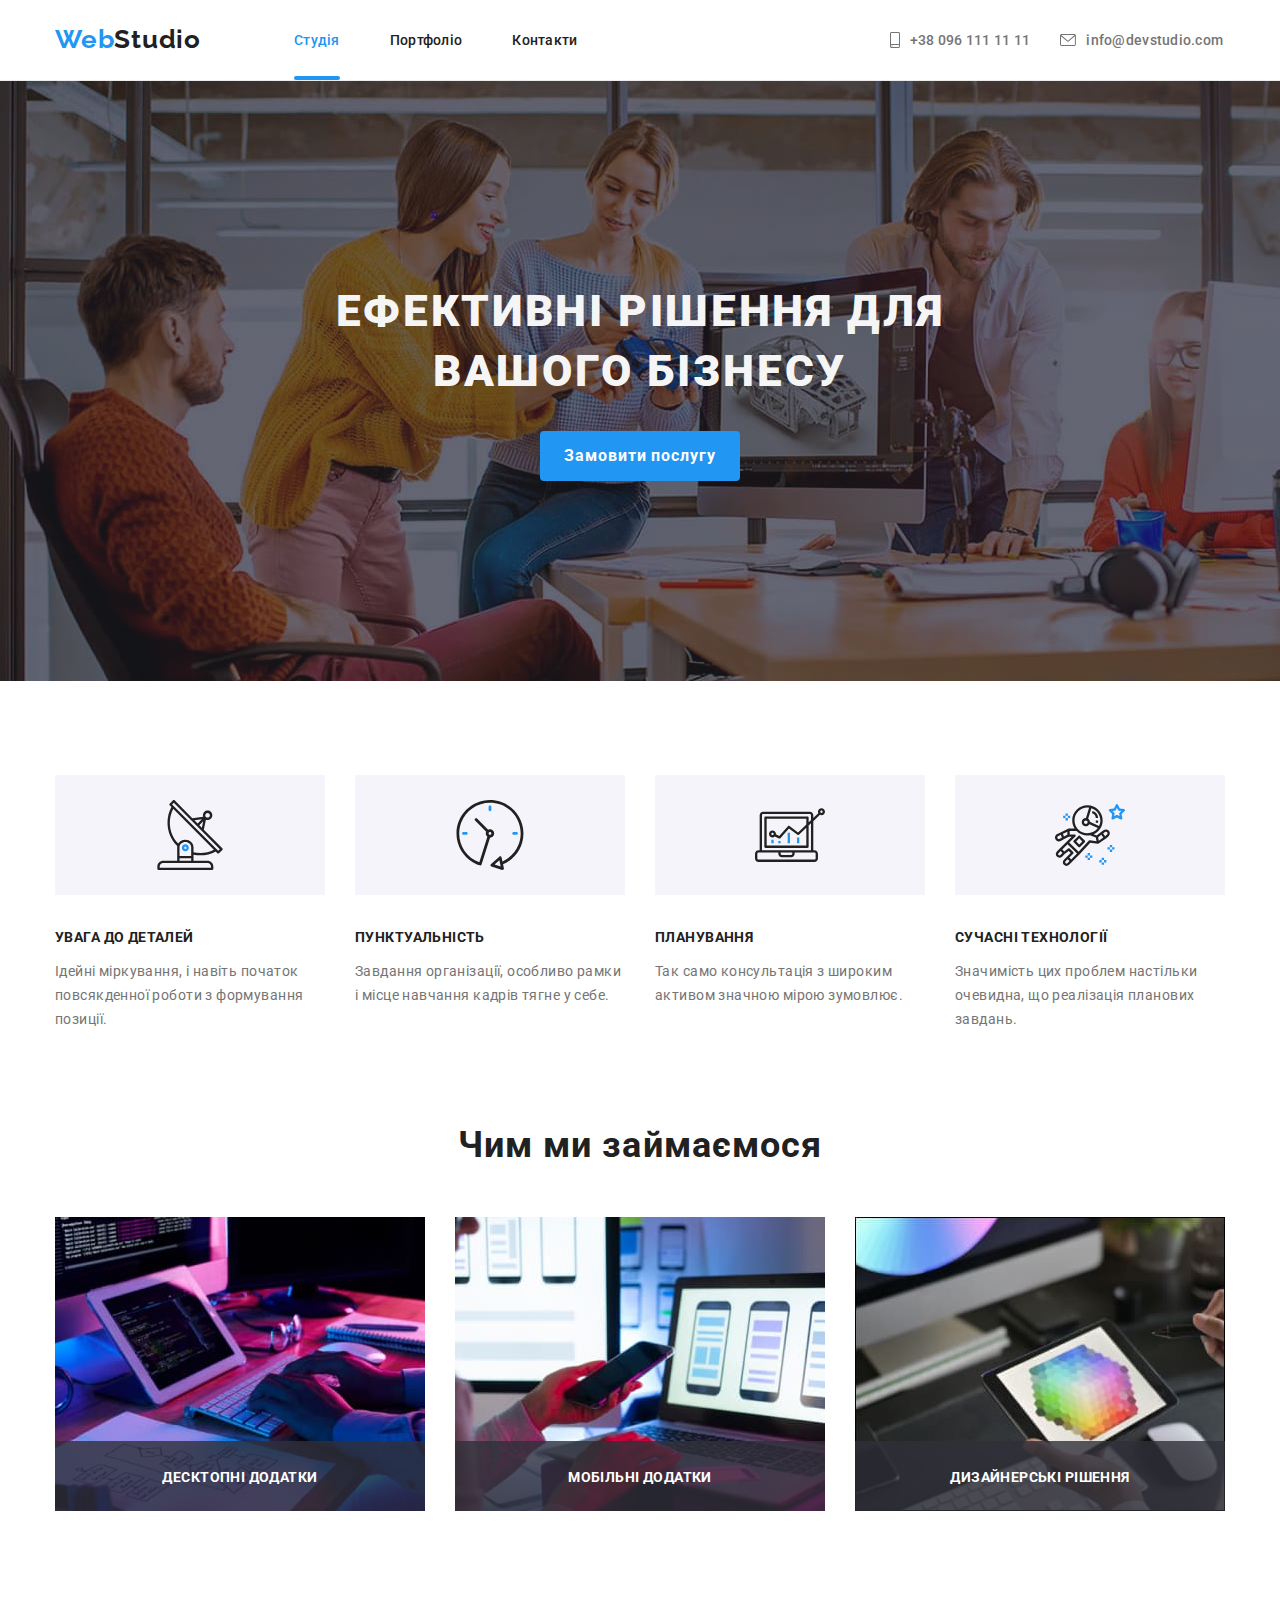
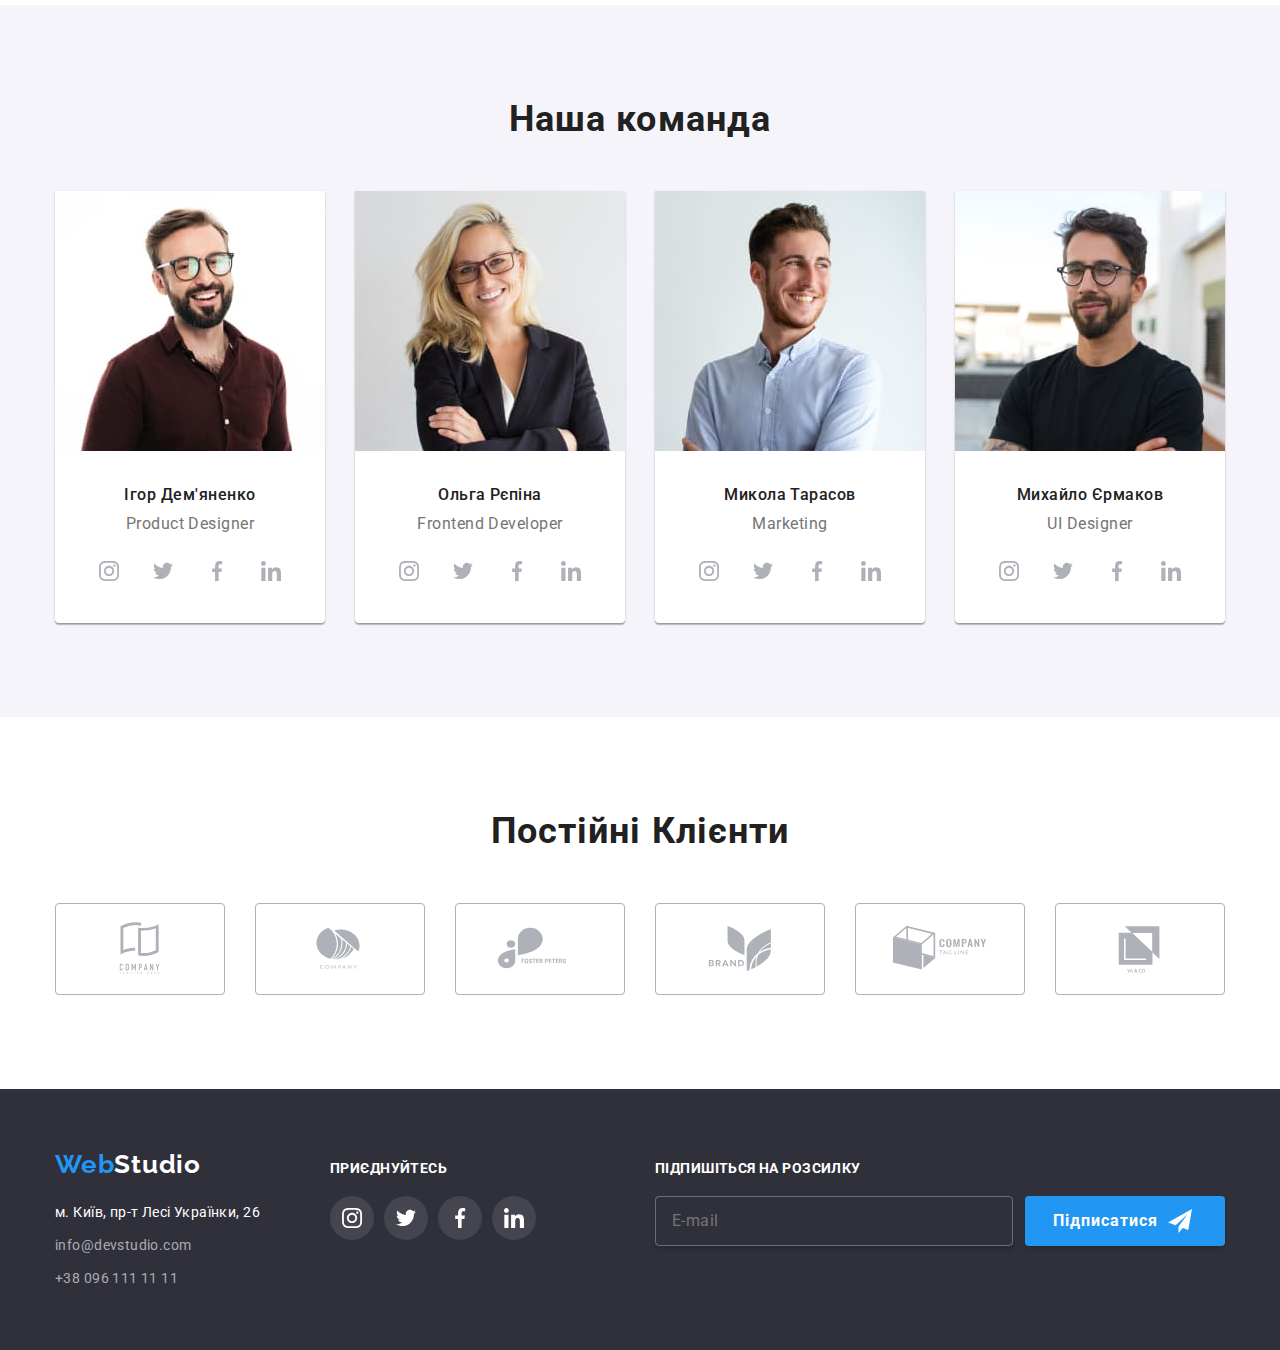
<file: index.html>
<!DOCTYPE html>
<html lang="uk">
  <head>
    <meta charset="UTF-8" />
    <meta http-equiv="X-UA-Compatible" content="IE=edge" />
    <meta name="viewport" content="width=device-width, initial-scale=1.0" />
    <link href="
https://cdn.jsdelivr.net/npm/modern-normalize@2.0.0/modern-normalize.min.css
" rel="stylesheet">
    <link rel="stylesheet" href="./css/main.min.css" />
    <link rel="preconnect" href="https://fonts.googleapis.com" />
    <link rel="preconnect" href="https://fonts.gstatic.com" crossorigin />
    <link
      href="https://fonts.googleapis.com/css2?family=Raleway:wght@700&family=Roboto:wght@400;500;700;900&display=swap"
      rel="stylesheet"
    />
    <title>WebStudio</title>
  </head>

  <body>
    <!-- Header -->
    <header class="page-header">
      <div class="container container--positioning">
      <nav class="navigation">
        <a href="./index.html" class="logo"
          ><span class="logo__title">Web</span>Studio</a>
          <button type="button" class="header-button"  aria-expanded="false" data-open-menu>
            <svg width="40" height="40" aria-label="Перемикач мобільного меню" class="icon-menu">
              <use href="./img/icons.svg#spritemenu_40px" ></use>
              </svg>
          </button>
        <div class="nav-container" data-menu-container>
         <button type="button" class="nav-container-button" data-close-menu>
          <svg width="40" height="40" class="icon-close">
            <use href="./img/icons.svg#spriteclose_40px">
            </use>
          </svg>
         </button>
          <ul class="pages">
          <li class="pages__item"><a href="./index.html" class="pages-link pages-link--current">Студія</a></li>
          <li class="pages__item"><a href="./portfolio.html" class="pages-link">Портфоліо</a></li>
          <li class="pages__item"><a href="" class="pages-link">Контакти</a></li>
        </ul> 
        <ul class="contact">
        <li class="contact__item">
          <a href="tel:+380961111111" class="contact-link">
            <svg class="contact-link__icon" width="10px" height="16px">
            <use href="./img/icons.svg#icon-smartphone"></use></svg>
            +38 096 111 11 11</a>
        </li>
        <li class="contact__item">
          <a href="mailto:info@devstudio.com" class="contact-link contact-link--font">
            <svg class="contact-link__icon" width="16px" height="12px">
              <use href="./img/icons.svg#icon-envelope-hover"></use>
            </svg> info@devstudio.com</a>
        </li>
        
      </ul>
    <ul class="header-network">
      <li class="header-network__item"><a href="" class="header-network-link header-network-link--padding">Instagram</a></li>
      <li class="header-network__item"><a href="" class="header-network-link">Twitter</a></li>
      <li class="header-network__item"><a href="" class="header-network-link">Facebook</a></li>
      <li class="header-network__item"><a href="" class="header-network-link">LinkedIn</a></li>
    </ul>
    </div>
      </nav>
      
       
    </div>
    
    
    </header>
    <!-- Main -->
    <main class="main">
      <!-- Hero -->
      <section class="section section--design">
        <div class="container">
        <h1 class="container__title">Ефективні рішення для вашого бізнесу</h1>
        <button data-modal-open type="button" class="button-hero" >Замовити послугу</button>
        <div data-modal class="backdrop backdrop--hidden" > 
<div class="modal ">
  <div class="button-container"><button data-modal-close class="modal-button " >
    <svg class="modal-button__icon" width="18px" height="18px">
  <use href="./img/icons.svg#spriteclose-black"></use>
</svg>
</button>
<form class="form" >
  <h2 class="form__title">Залиште свої дані, ми вам передзвонимо</h2>
  <div class="form-container">
    <label for="user-name" class="form-container__label">Ім'я</label>
  <input type="text" class="form-input" id="user-name" name="user-name">
  <svg class="form-input__icon" width="18" height="18">
    <use href="./img/icons.svg#spriteperson-black-18dp-1">
       </use>
  </svg>
  </div>
  <div class="form-container"><label for="user-tel" class="form-container__label">Телефон</label>
  <input type="tel" class="form-input" id="user-tel" name="user-tel">
  <svg class="form-input__icon" width="18" height="18">
    <use href="./img/icons.svg#spritephone-black-18dp-1">
      
    </use>
  </svg>
  </div>
  <div class="form-container"><label for="user-mail" class="form-container__label">Пошта</label>
  <input type="email" class="form-input" id="user-mail" name="user-mail">
  <svg class="form-input__icon" width="18" height="18">
    <use href="./img/icons.svg#spriteemail-black-18dp-1">
      
    </use>
  </svg>
  </div>
  <div class="form-container"><label for="coment" class="form-container__label">Коментар</label>
  <textarea class="textarea" name="textarea" id="coment"   placeholder="Введіть текст"></textarea>
</div>
  <div class="form-container form-container--positioning">
  <label class="form-label-check" ><input type="checkbox" class="check-input" name="agreement">
  <svg class="check-input__icon" width="15" height="15">
    <use href="./img/icons.svg#spriteicon-check-5"></use>
    </svg>
  Погоджуюся з розсилкою та приймаю</label><span><a href="" class="check-link">Умови договору</a></span>
</div>
<button type="submit" class="form-button">Відправити</button>
</form>
</div> 
</div>
        </div>
      </div>
      </section>
      <!-- Ефективні рішення -->
      <section class="section section--positioning">
        <div class="container"> 
        <ul class="solution">
          <li class="solution-item">
            <div class="solution-container">
              <svg  class="solution-container__icon" width="70px" height="70px">
                <use href="./img/icons.svg#icon-antenna-1"></use>
              </svg>
            </div>
            <h3 class="solution-item__title">УВАГА ДО ДЕТАЛЕЙ</h3>
            <p class="solution-item__text">
              Ідейні міркування, і навіть початок повсякденної роботи з
              формування позиції.
            </p>
          </li>
          <li class="solution-item">
            <div class="solution-container">
              <svg class="solution-container__icon" width="70px" height="70px">
              <use href="./img/icons.svg#icon-clock-1"></use>
            </svg>
          </div>
            <h3 class="solution-item__title">ПУНКТУАЛЬНІСТЬ</h3>
            <p class="solution-item__text">
              Завдання організації, особливо рамки і місце навчання кадрів тягне
              у себе.
            </p>
          </li >
          <li class="solution-item">
            <div class="solution-container">
              <svg class="solution-container__icon" width="70px" height="70px">
              <use href="./img/icons.svg#icon-diagram-1"></use>
            </svg>
          </div>
            <h3 class="solution-item__title">ПЛАНУВАННЯ</h3>
            <p class="solution-item__text">
              Так само консультація з широким активом значною мірою зумовлює.
            </p>
          </li>
          <li class="solution-item">
            <div class="solution-container">
              <svg class="solution-container__icon" width="70px" height="70px">
              <use href="./img/icons.svg#icon-astronaut-1"></use>
            </svg>
          </div>
            <h3 class="solution-item__title">СУЧАСНІ ТЕХНОЛОГІЇ</h3>
            <p class="solution-item__text">
              Значимість цих проблем настільки очевидна, що реалізація планових
              завдань.
            </p>
          </li>
        </ul></div>
      </section>
      <!-- Що ми робимо -->
      <section class="section section--bgr">
        <div class="container">
        <h2 class="container__name">Чим ми займаємося</h2>
        <ul class="development">
          <li class="development__item">
            <div class="development-link">
              <picture> 
                <source  
                srcset="./img/development-img/job1@1x.jpg 1x,
              ./img/development-img/job1@2x.jpg 2x" 
              media="(min-width:1200px)" />
               <img class="development-link__img" 
               src="./img/development-img/job1@1x.jpg" alt="Розробник пише код" width="370"/>  </picture>
             
            <div class="development-title"><span class="development-title__text">Десктопні додатки</span></div>
          </div></li>
          <li class="development__item">
            <div class="development-link"><picture> 
              <source  
              srcset="./img/development-img/job2@1x.jpg 1x,
            ./img/development-img/job2@2x.jpg 2x" 
            media="(min-width:1200px)" />
             <img class="development-link__img" 
             src="./img/development-img/job2@1x.jpg" alt="Розробник підключає телефон до компьютера" width="370"/>  </picture>
              <div class="development-title"><span class="development-title__text">Мобільні додатки
            </span></div></div>
          </li>
          <li class="development__item">
            <div class="development-link"><picture> 
              <source  
              srcset="./img/development-img/job3@1x.jpg 1x,
            ./img/development-img/job3@2x.jpg 2x" 
            media="(min-width:1200px)" />
             <img class="development-link__img" 
             src="./img/development-img/job3@1x.jpg" alt="Тест на сприйняття кольорів" width="370"/>  </picture>
              <div class="development-title"><span class="development-title__text">Дизайнерські рішення</span></div>
          </div></li>
        </ul></div>
      </section>
      <!-- Наша команда -->
      <section class="section section--background">
        <div class="container"><h2 class="container__name">Наша команда</h2>
        <ul class="teams">
          <li class="teams__item">
             <picture>
              <source srcset="./img/teams-img/teams-mobile/teams-mobile1@1x.jpg 1x, ./img/teams-img/teams-mobile/teams-mobile1@2x.jpg 2x"    
              media="(max-width:767px)"/>
              <source srcset="./img/teams-img/teams-tablet/teams-tablet1@1x.jpg 1x, ./img/teams-img/teams-tablet/teams-tablet1@2x.jpg 2x"    
              media="(min-width:768px) and  (max-width:1199px)"/>
              <source srcset="./img/teams-img/teams-desktop/teams-desktop1@1x.jpg 1x, ./img/teams-img/teams-desktop/teams-desktop1@2x.jpg 2x"    
              media="(min-width:1200px)"/>
              <img class="teams-img" 
              src="./img/teams-img/teams-mobile/teams-mobile1@1x.jpg"
              alt="Фото Ігор Дем'яненко"/> 
            </picture>
           
           <div class="info">
            <h3 class="info__name">Ігор Дем'яненко</h3>
            <p class="info__speciality">Product Designer</p>
            <ul class="network">
              <li class="network__items">
                <a href="./index.html" class="network-link"><svg class="network-link__icon" width="20px" height="20px">
                  <use href="./img/icons.svg#icon-instagram-2"></use>
                </svg></a>
              </li>
              <li class="network__items"><a href="" class="network-link">  <svg class="network-link__icon" width="20px" height="20px">
                <use href="./img/icons.svg#icon-twitter-1"></use>
              </svg></a></li>
              <li class="network__items"><a href="" class="network-link">  <svg class="network-link__icon" width="20px" height="20px">
                <use href="./img/icons.svg#icon-facebook-1"></use>
              </svg></a></li>
              <li class="network__items"> <a href="" class="network-link"> <svg class="network-link__icon" width="20px" height="20px">
                <use href="./img/icons.svg#icon-linkedin-1"></use>
              </svg></a></li>
            </ul></div></li>
          <li class="teams__item">
            <picture>
              <source srcset="./img/teams-img/teams-mobile/teams-mobile2@1x.jpg 1x, ./img/teams-img/teams-mobile/teams-mobile2@2x.jpg 2x"    
              media="(max-width:767px)"/>
              <source srcset="./img/teams-img/teams-tablet/teams-tablet2@1x.jpg 1x, ./img/teams-img/teams-tablet/teams-tablet2@2x.jpg 2x"    
              media="(min-width:768px) and  (max-width:1199px)"/>
              <source srcset="./img/teams-img/teams-desktop/teams-desktop2@1x.jpg 1x, ./img/teams-img/teams-desktop/teams-desktop2@2x.jpg 2x"    
              media="(min-width:1200px)"/>
              <img class="teams-img" 
              src="./img/teams-img/teams-mobile/teams-mobile2@1x.jpg"
              alt="Фото Ольга Рєпіна"/> 
            </picture>
            <div class="info"><h3 class="info__name">Ольга Рєпіна</h3>
            <p class="info__speciality">Frontend Developer</p>
            <ul class="network">
              <li class="network__items">
                <a href="" class="network-link"><svg class="network-link__icon" width="20px" height="20px">
                  <use href="./img/icons.svg#icon-instagram-2"></use>
                </svg></a>
              </li>
              <li class="network__items"><a href="" class="network-link">  <svg class="network-link__icon" width="20px" height="20px">
                <use href="./img/icons.svg#icon-twitter-1"></use>
              </svg></a></li>
              <li class="network__items"><a href="" class="network-link">  <svg class="network-link__icon" width="20px" height="20px">
                <use href="./img/icons.svg#icon-facebook-1"></use>
              </svg></a></li>
              <li class="network__items"> <a href="" class="network-link"> <svg class="network-link__icon" width="20px" height="20px">
                <use href="./img/icons.svg#icon-linkedin-1"></use>
              </svg></a></li>
            </ul></div>
          </li>
          <li class="teams__item">
            <picture>
              <source srcset="./img/teams-img/teams-mobile/teams-mobile3@1x.jpg 1x, ./img/teams-img/teams-mobile/teams-mobile3@2x.jpg 2x"    
              media="(max-width:767px)"/>
              <source srcset="./img/teams-img/teams-tablet/teams-tablet3@1x.jpg 1x, ./img/teams-img/teams-tablet/teams-tablet3@2x.jpg 2x"    
              media="(min-width:768px) and  (max-width:1199px)"/>
              <source srcset="./img/teams-img/teams-desktop/teams-desktop3@1x.jpg 1x, ./img/teams-img/teams-desktop/teams-desktop3@2x.jpg 2x"    
              media="(min-width:1200px)"/>
              <img class="teams-img" 
              src="./img/teams-img/teams-mobile/teams-mobile3@1x.jpg"
              alt="Фото Микола Тарасов"/> 
            </picture>
            <div class="info"><h3 class="info__name">Микола Тарасов</h3>
            <p class="info__speciality">Marketing</p>
            <ul class="network">
              <li class="network__items">
                <a href="" class="network-link"><svg class="network-link__icon" width="20px" height="20px">
                  <use href="./img/icons.svg#icon-instagram-2"></use>
                </svg></a>
              </li>
              <li class="network__items"><a href="" class="network-link">  <svg class="network-link__icon" width="20px" height="20px">
                <use href="./img/icons.svg#icon-twitter-1"></use>
              </svg></a></li>
              <li class="network__items"><a href="" class="network-link">  <svg class="network-link__icon" width="20px" height="20px">
                <use href="./img/icons.svg#icon-facebook-1"></use>
              </svg></a></li>
              <li class="network__items"> <a href="" class="network-link"> <svg class="network-link__icon" width="20px" height="20px">
                <use href="./img/icons.svg#icon-linkedin-1"></use>
              </svg></a></li>
            </ul></div>
          </li>
          <li class="teams__item">
            <picture>
              <source srcset="./img/teams-img/teams-mobile/teams-mobile4@1x.jpg 1x, ./img/teams-img/teams-mobile/teams-mobile4@2x.jpg 2x"    
              media="(max-width:767px)"/>
              <source srcset="./img/teams-img/teams-tablet/teams-tablet4@1x.jpg 1x, ./img/teams-img/teams-tablet/teams-tablet4@2x.jpg 2x"    
              media="(min-width:768px) and  (max-width:1199px)"/>
              <source srcset="./img/teams-img/teams-desktop/teams-desktop4@1x.jpg 1x, ./img/teams-img/teams-desktop/teams-desktop4@2x.jpg 2x"    
              media="(min-width:1200px)"/>
              <img class="teams-img" 
              src="./img/teams-img/teams-mobile/teams-mobile4@1x.jpg"
              alt="Фото Михайло Єрмаков"/> 
            </picture>
            <div class="info"><h3 class="info__name">Михайло Єрмаков</h3>
            <p class="info__speciality">UI Designer</p> 
            <ul class="network">
              <li class="network__items">
                <a href="" class="network-link"><svg class="network-link__icon" width="20px" height="20px">
                  <use href="./img/icons.svg#icon-instagram-2"></use>
                </svg></a>
              </li>
              <li class="network__items"><a href="" class="network-link">  <svg class="network-link__icon" width="20px" height="20px">
                <use href="./img/icons.svg#icon-twitter-1"></use>
              </svg></a></li>
              <li class="network__items"><a href="" class="network-link">  <svg class="network-link__icon" width="20px" height="20px">
                <use href="./img/icons.svg#icon-facebook-1"></use>
              </svg></a></li>
              <li class="network__items"> <a href="" class="network-link"> <svg class="network-link__icon" width="20px" height="20px">
                <use href="./img/icons.svg#icon-linkedin-1"></use>
              </svg></a></li>
            </ul></div>
          </li>
        </ul></div>
      </section>
      <!-- Постійні Клієнти -->
      <section class="section">
        <div class="container">
          <h2 class="container__name">Постійні Клієнти</h2>
          <ul class="clients">
            <li class="clients__item">
              
                <a href="" class="clients-link">
                  <svg class="clients-link__icon" width="106px" height="60px">
                    <use href="./img/icons.svg#icon-Logo-1"></use>
                  </svg>
                </a>
              
            </li>
            <li class="clients__item">
              
                <a href="" class="clients-link">
                  <svg class="clients-link__icon" width="106px" height="60px">
                    <use href="./img/icons.svg#icon-Logo-2"></use>
                  </svg>
                </a>
              
            </li>
            <li class="clients__item">
              
                <a href="" class="clients-link">
                  <svg class="clients-link__icon" width="106px" height="60px">
                    <use href="./img/icons.svg#icon-Logo-3"></use>
                  </svg>
                </a>
              
            </li>
            <li class="clients__item">
              
                <a href="" class="clients-link">
                  <svg class="clients-link__icon" width="106px" height="60px">
                    <use href="./img/icons.svg#icon-Logo-4"></use>
                  </svg>
                </a>
              
            </li>
            <li class="clients__item">
              
                <a href="" class="clients-link">
                  <svg class="clients-link__icon" width="106px" height="60px">
                    <use href="./img/icons.svg#icon-Logo-5"></use>
                  </svg>
                </a>
              
            </li>
            <li class="clients__item">
            
                <a href="" class="clients-link">
                  <svg class="clients-link__icon" width="106px" height="60px">
                    <use href="./img/icons.svg#icon-Logo-6"></use>
                  </svg>
                </a>
              
            </li>
          </ul>
        </div>

      </section>
    </main>
    <!-- Footer -->
    <footer class="page-footer">
      <div class="container container--location">
        
        <div class="contact-information"><a href="" class="logo page-footer__logo"><span class="logo__text">Web</span>Studio</a>
      <address class="address">
        м. Київ, пр-т Лесі Українки, 26
        <ul class="footer-contact">
          <li  class="footer-contact__item">
            <a href="mailto:info@devstudio.com" class="footer-contact-link"
              >info@devstudio.com</a
            >
          </li>
          <li class="footer-contact__item footer-contact__item--positioning">
            <a href="tel:+380961111111" class="footer-contact-link">+38 096 111 11 11</a>
          </li>
        </ul>
      </address>
      </div>
      <div class="footer-container">
        <h3 class="footer-container__title">ПРИЄДНУЙТЕСЬ</h3>
        <ul class="footer-network">
          <li class="footer-network__items">
            <a href="" class="footer-link"><svg class="footer-link__icon" width="20px" height="20px">
              <use href="./img/icons.svg#icon-instagram-2"></use>
            </svg></a>
          </li>
          <li class="footer-network__items"><a href="" class="footer-link">  <svg class="footer-link__icon" width="20px" height="20px">
            <use href="./img/icons.svg#icon-twitter-1"></use>
            
          </svg></a></li>
          <li class="footer-network__items"><a href="" class="footer-link">  <svg class="footer-link__icon" width="20px" height="20px">
            <use href="./img/icons.svg#icon-facebook-1"></use>
          </svg></a></li>
          <li class="footer-network__items"> <a href="" class="footer-link"> <svg class="footer-link__icon" width="20px" height="20px">
            <use href="./img/icons.svg#icon-linkedin-1"></use>
          </svg></a></li>
          
        </ul>
      </div>
      <div class="footer-container-form">
       <form  class="form-footer">
        <label for="subscription" class="footer-label">Підпишіться на розсилку
        <input type="email" id="subscription" placeholder="E-mail" class="footer-input" ></label>
        <button type="submit" class="footer-button" >Підписатися 
          <svg width="24" height="24" class="footer-button__icon">
            <use href="./img/icons.svg#spriteicon-send"></use>
          </svg>
        </button>
      </form>
      </div>
    
    </div>
    </footer>
    <script src="./js/modal.js"></script>
    <script src="./js/mobile-menu.js"></script>
  </body>
</html>
</file>
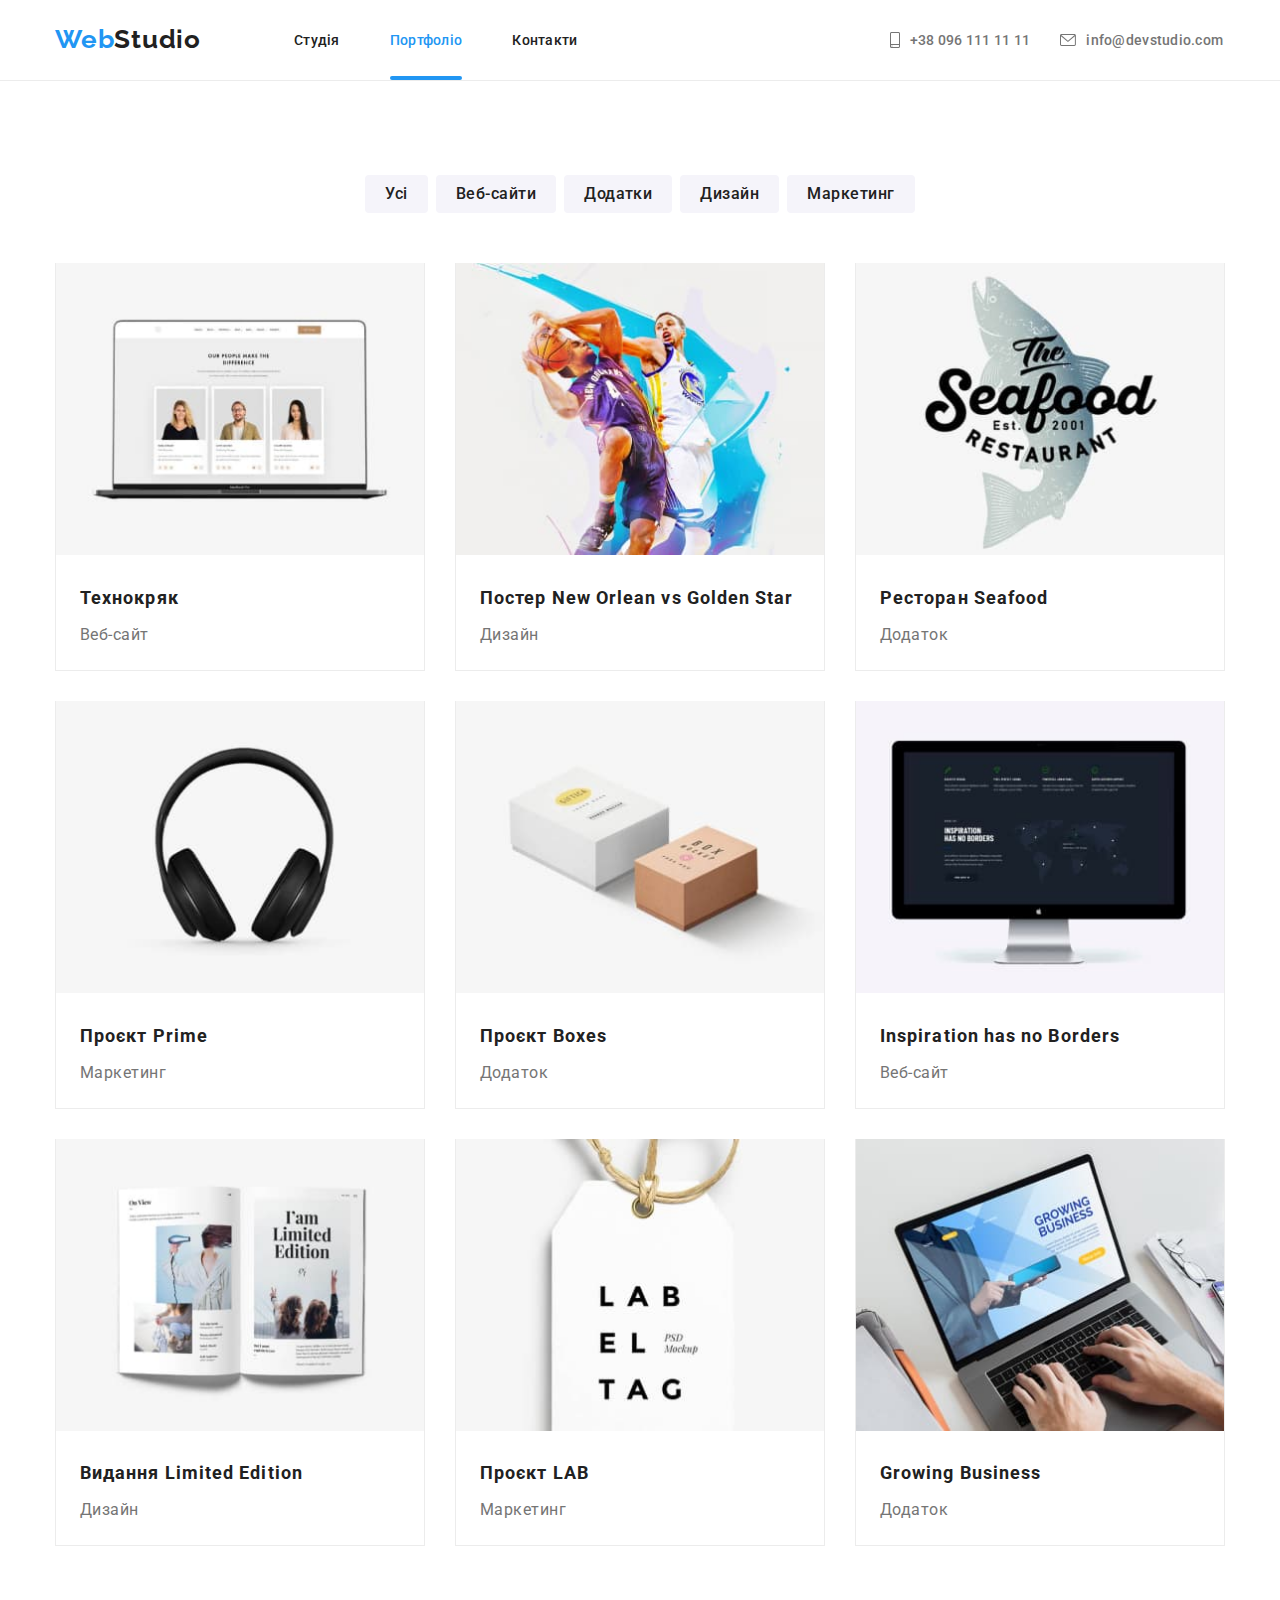
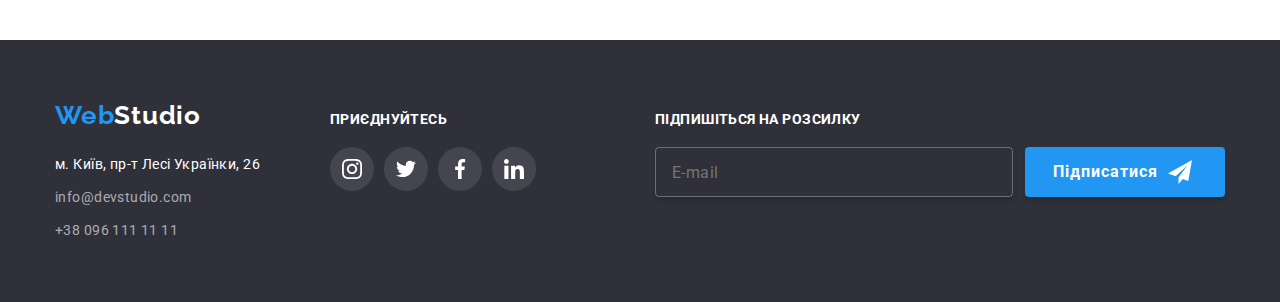
<file: portfolio.html>
<!DOCTYPE html>
<html lang="uk">
  <head>
    <meta charset="UTF-8" />
    <meta http-equiv="X-UA-Compatible" content="IE=edge" />
    <meta name="viewport" content="width=device-width, initial-scale=1.0" />
    <link href="
https://cdn.jsdelivr.net/npm/modern-normalize@2.0.0/modern-normalize.min.css
" rel="stylesheet">
    <link rel="stylesheet" href="./css/main.min.css" />
    <link rel="preconnect" href="https://fonts.googleapis.com" />
    <link rel="preconnect" href="https://fonts.gstatic.com" crossorigin />
    <link
      href="https://fonts.googleapis.com/css2?family=Raleway:wght@700&family=Roboto:wght@400;500;700;900&display=swap"
      rel="stylesheet"
    />
    <title>WebStudio</title>
  </head>

  <body>
    <!-- Header -->
    <header class="page-header">
      <div class="container container--positioning">
      <nav class="navigation">
        <a href="./index.html" class="logo"
          ><span class="logo__title">Web</span>Studio</a>
          <button type="button" class="header-button"  aria-expanded="false" data-open-menu>
            <svg width="40" height="40" aria-label="Перемикач мобільного меню" class="icon-menu">
              <use href="./img/icons.svg#spritemenu_40px" ></use>
              </svg>
          </button>
        <div class="nav-container" data-menu-container>
         <button type="button" class="nav-container-button" data-close-menu>
          <svg width="40" height="40" class="icon-close">
            <use href="./img/icons.svg#spriteclose_40px">
            </use>
          </svg>
         </button>
          <ul class="pages">
          <li class="pages__item"><a href="./index.html" class="pages-link ">Студія</a></li>
          <li class="pages__item"><a href="./portfolio.html" class="pages-link pages-link--current">Портфоліо</a></li>
          <li class="pages__item"><a href="" class="pages-link">Контакти</a></li>
        </ul> 
        <ul class="contact">
        <li class="contact__item">
          <a href="tel:+380961111111" class="contact-link">
            <svg class="contact-link__icon" width="10px" height="16px">
            <use href="./img/icons.svg#icon-smartphone"></use></svg>
            +38 096 111 11 11</a>
        </li>
        <li class="contact__item">
          <a href="mailto:info@devstudio.com" class="contact-link contact-link--font">
            <svg class="contact-link__icon" width="16px" height="12px">
              <use href="./img/icons.svg#icon-envelope-hover"></use>
            </svg> info@devstudio.com</a>
        </li>
        
      </ul>
    <ul class="header-network">
      <li class="header-network__item"><a href="" class="header-network-link header-network-link--padding">Instagram</a></li>
      <li class="header-network__item"><a href="" class="header-network-link">Twitter</a></li>
      <li class="header-network__item"><a href="" class="header-network-link">Facebook</a></li>
      <li class="header-network__item"><a href="" class="header-network-link">LinkedIn</a></li>
    </ul>
    </div>
      </nav>
      
       
    </div>
    
    
    </header>
    <!-- Main -->
    <main class="main">
      <!-- Фільтр робіт -->
      <section class="section">
        <div class="container examples">
        <ul class="sorting">
          <li class="sorting__item"><button type="button" class="sorting-button">Усі</button></li>
          <li class="sorting__item"><button type="button" class="sorting-button">Веб-сайти</button></li>
          <li class="sorting__item"><button type="button" class="sorting-button">Додатки</button></li>
          <li class="sorting__item"><button type="button" class="sorting-button">Дизайн</button></li>
          <li class="sorting__item"><button type="button" class="sorting-button">Маркетинг</button></li>
        </ul>
        <ul class="gallery">
          <li class="gallery__item">
            <a href="" class="gallery-link">
              <div class="img-container"><picture>
                <source srcset="./img/gallery-img/gallery-mobile/portfolio1-mobile@1x.jpg 1x, ./img/gallery-img/gallery-mobile/portfolio1-mobile@2x.jpg 2x"    
                media="(max-width:767px)"/>
                <source srcset="./img/gallery-img/gallery-tablet/portfolio1-tablet@1x.jpg 1x, ./img/gallery-img/gallery-tablet/portfolio1-tablet@2x.jpg 2x"    
                media="(min-width:768px) and  (max-width:1199px)"/>
                <source srcset="./img/gallery-img/gallery-desktop/portfolio1-desktop@1x.jpg 1x, ./img/gallery-img/gallery-desktop/portfolio1-desktop@2x.jpg 2x"    
                media="(min-width:1200px)"/>
                <img class="gallery-img" 
                src="./img/gallery-img/gallery-mobile/portfolio1-mobile@1x.jpg"
                alt="Відкритий сайт на комп'ютері"/> 
              </picture><div class="gallery-overlay"><span class="gallery-overlay__text">Ресурс пропонує комплексні пропозиції з різним рівнем функціоналу та сервісів. Все це дозволить відвідувачу отримати вичерпні відомості про компанію чи приватну особу.</span></div></div>
              <div class="gallery-conteiner"><h3 class="gallery-conteiner__title">Технокряк</h3>
              <p class="gallery-conteiner__text">Веб-сайт</p></div></a
            >
          </li>
          <li class="gallery__item ">
            <a href="" class="gallery-link">
              <div class="img-container"><picture>
                <source srcset="./img/gallery-img/gallery-mobile/portfolio2-mobile@1x.jpg 1x, ./img/gallery-img/gallery-mobile/portfolio2-mobile@2x.jpg 2x"    
                media="(max-width:767px)"/>
                <source srcset="./img/gallery-img/gallery-tablet/portfolio2-tablet@1x.jpg 1x, ./img/gallery-img/gallery-tablet/portfolio2-tablet@2x.jpg 2x"    
                media="(min-width:768px) and  (max-width:1199px)"/>
                <source srcset="./img/gallery-img/gallery-desktop/portfolio2-desktop@1x.jpg 1x, ./img/gallery-img/gallery-desktop/portfolio2-desktop@2x.jpg 2x"    
                media="(min-width:1200px)"/>
                <img class="gallery-img" 
                src="./img/gallery-img/gallery-mobile/portfolio2-mobile@1x.jpg"
                alt="Два баскетболіста"/> 
              </picture>
                <div class="gallery-overlay"><span class="gallery-overlay__text">Ресурс пропонує комплексні пропозиції з різним рівнем функціоналу та сервісів. Все це дозволить відвідувачу отримати вичерпні відомості про компанію чи приватну особу.</span></div></div>
              <div class="gallery-conteiner"><h3 class="gallery-conteiner__title">Постер New Orlean vs Golden Star</h3>
              <p class="gallery-conteiner__text">Дизайн</p></div></a
            >
          </li>
          <li class="gallery__item">
            <a href="" class="gallery-link">
              <div class="img-container"><picture>
                <source srcset="./img/gallery-img/gallery-mobile/portfolio3-mobile@1x.jpg 1x, ./img/gallery-img/gallery-mobile/portfolio3-mobile@2x.jpg 2x"    
                media="(max-width:767px)"/>
                <source srcset="./img/gallery-img/gallery-tablet/portfolio3-tablet@1x.jpg 1x, ./img/gallery-img/gallery-tablet/portfolio3-tablet@2x.jpg 2x"    
                media="(min-width:768px) and (max-width:1199px)"/>
                <source srcset="./img/gallery-img/gallery-desktop/portfolio3-desktop@1x.jpg 1x, ./img/gallery-img/gallery-desktop/portfolio3-desktop@2x.jpg 2x"    
                media="(min-width:1200px)"/>
                <img class="gallery-img" 
                src="./img/gallery-img/gallery-mobile/portfolio3-mobile@1x.jpg"
                alt="Емблема ресторана"/> 
              </picture><div class="gallery-overlay"><span class="gallery-overlay__text">Ресурс пропонує комплексні пропозиції з різним рівнем функціоналу та сервісів. Все це дозволить відвідувачу отримати вичерпні відомості про компанію чи приватну особу.</span></div></div>
              <div class="gallery-conteiner"> <h3 class="gallery-conteiner__title">Ресторан Seafood</h3>
              <p class="gallery-conteiner__text">Додаток</p></div></a
            >
          </li>
          <li class="gallery__item">
            <a href="" class="gallery-link">
              <div class="img-container"><picture>
                <source srcset="./img/gallery-img/gallery-mobile/portfolio4-mobile@1x.jpg 1x, ./img/gallery-img/gallery-mobile/portfolio4-mobile@2x.jpg 2x"    
                media="(max-width:767px)"/>
                <source srcset="./img/gallery-img/gallery-tablet/portfolio4-tablet@1x.jpg 1x, ./img/gallery-img/gallery-tablet/portfolio4-tablet@2x.jpg 2x"    
                media="(min-width:768px) and (max-width:1199px)"/>
                <source srcset="./img/gallery-img/gallery-desktop/portfolio4-desktop@1x.jpg 1x, ./img/gallery-img/gallery-desktop/portfolio4-desktop@2x.jpg 2x"    
                media="(min-width:1200px)"/>
                <img class="gallery-img" 
                src="./img/gallery-img/gallery-mobile/portfolio4-mobile@1x.jpg"
                alt="Навушники"/> 
              </picture><div class="gallery-overlay"><span class="gallery-overlay__text">Ресурс пропонує комплексні пропозиції з різним рівнем функціоналу та сервісів. Все це дозволить відвідувачу отримати вичерпні відомості про компанію чи приватну особу.</span></div></div>
              <div class="gallery-conteiner"><h3 class="gallery-conteiner__title">Проєкт Prime</h3>
              <p class="gallery-conteiner__text">Маркетинг</p></div></a
            >
          </li>
          <li class="gallery__item">
            <a href="" class="gallery-link">
              <div class="img-container"><picture>
                <source srcset="./img/gallery-img/gallery-mobile/portfolio5-mobile@1x.jpg 1x, ./img/gallery-img/gallery-mobile/portfolio5-mobile@2x.jpg 2x"    
                media="(max-width:767px)"/>
                <source srcset="./img/gallery-img/gallery-tablet/portfolio5-tablet@1x.jpg 1x, ./img/gallery-img/gallery-tablet/portfolio5-tablet@2x.jpg 2x"    
                media="(min-width:768px) and  (max-width:1199px)"/>
                <source srcset="./img/gallery-img/gallery-desktop/portfolio5-desktop@1x.jpg 1x, ./img/gallery-img/gallery-desktop/portfolio5-desktop@2x.jpg 2x"    
                media="(min-width:1200px)"/>
                <img class="gallery-img" 
                src="./img/gallery-img/gallery-mobile/portfolio5-mobile@1x.jpg"
                alt="Дві коробки"/> 
              </picture><div class="gallery-overlay"><span class="gallery-overlay__text">Ресурс пропонує комплексні пропозиції з різним рівнем функціоналу та сервісів. Все це дозволить відвідувачу отримати вичерпні відомості про компанію чи приватну особу.</span></div></div>
              <div class="gallery-conteiner"> <h3 class="gallery-conteiner__title">Проєкт Boxes</h3>
              <p class="gallery-conteiner__text">Додаток</p></div></a
            >
          </li>
          <li class="gallery__item">
            <a href="" class="gallery-link">
              <div class="img-container"> <picture>
                <source srcset="./img/gallery-img/gallery-mobile/portfolio6-mobile@1x.jpg 1x, ./img/gallery-img/gallery-mobile/portfolio6-mobile@2x.jpg 2x"    
                media="(max-width:767px)"/>
                <source srcset="./img/gallery-img/gallery-tablet/portfolio6-tablet@1x.jpg 1x, ./img/gallery-img/gallery-tablet/portfolio6-tablet@2x.jpg 2x"    
                media="(min-width:768px) and  (max-width:1199px)"/>
                <source srcset="./img/gallery-img/gallery-desktop/portfolio6-desktop@1x.jpg 1x, ./img/gallery-img/gallery-desktop/portfolio6-desktop@2x.jpg 2x"    
                media="(min-width:1200px)"/>
                <img class="gallery-img" 
                src="./img/gallery-img/gallery-mobile/portfolio6-mobile@1x.jpg"
                alt="Монітор"/> 
              </picture><div class="gallery-overlay"><span class="gallery-overlay__text">Ресурс пропонує комплексні пропозиції з різним рівнем функціоналу та сервісів. Все це дозволить відвідувачу отримати вичерпні відомості про компанію чи приватну особу.</span></div></div>
              <div class="gallery-conteiner"> <h3 class="gallery-conteiner__title">Inspiration has no Borders</h3>
              <p class="gallery-conteiner__text">Веб-сайт</p></div></a
            >
          </li>
          <li class="gallery__item">
            <a href="" class="gallery-link">
              <div class="img-container"> <picture>
                <source srcset="./img/gallery-img/gallery-mobile/portfolio7-mobile@1x.jpg 1x, ./img/gallery-img/gallery-mobile/portfolio7-mobile@2x.jpg 2x"    
                media="(max-width:767px)"/>
                <source srcset="./img/gallery-img/gallery-tablet/portfolio7-tablet@1x.jpg 1x, ./img/gallery-img/gallery-tablet/portfolio7-tablet@2x.jpg 2x"    
                media="(min-width:768px) and (max-width:1199px)"/>
                <source srcset="./img/gallery-img/gallery-desktop/portfolio7-desktop@1x.jpg 1x, ./img/gallery-img/gallery-desktop/portfolio7-desktop@2x.jpg 2x"    
                media="(min-width:1200px)"/>
                <img class="gallery-img" 
                src="./img/gallery-img/gallery-mobile/portfolio7-mobile@1x.jpg"
                alt="Книга"/> 
              </picture><div class="gallery-overlay"><span class="gallery-overlay__text">Ресурс пропонує комплексні пропозиції з різним рівнем функціоналу та сервісів. Все це дозволить відвідувачу отримати вичерпні відомості про компанію чи приватну особу.</span></div></div>
              <div class="gallery-conteiner"><h3 class="gallery-conteiner__title">Видання Limited Edition</h3>
              <p class="gallery-conteiner__text">Дизайн</p></div></a
            >
          </li>
          <li class="gallery__item">
            <a href="" class="gallery-link">
              <div class="img-container"> <picture>
                <source srcset="./img/gallery-img/gallery-mobile/portfolio8-mobile@1x.jpg 1x, ./img/gallery-img/gallery-mobile/portfolio8-mobile@2x.jpg 2x"    
                media="(max-width:767px)"/>
                <source srcset="./img/gallery-img/gallery-tablet/portfolio8-tablet@1x.jpg 1x, ./img/gallery-img/gallery-tablet/portfolio8-tablet@2x.jpg 2x"    
                media="(min-width:768px) and  (max-width:1199px)"/>
                <source srcset="./img/gallery-img/gallery-desktop/portfolio8-desktop@1x.jpg 1x, ./img/gallery-img/gallery-desktop/portfolio8-desktop@2x.jpg 2x"    
                media="(min-width:1200px)"/>
                <img class="gallery-img" 
                src="./img/gallery-img/gallery-mobile/portfolio8-mobile@1x.jpg"
                alt="Бірка"/> 
              </picture><div class="gallery-overlay"><span class="gallery-overlay__text">Ресурс пропонує комплексні пропозиції з різним рівнем функціоналу та сервісів. Все це дозволить відвідувачу отримати вичерпні відомості про компанію чи приватну особу.</span></div></div>
              <div class="gallery-conteiner"> <h3 class="gallery-conteiner__title">Проєкт LAB</h3>
              <p class="gallery-conteiner__text">Маркетинг</p></div></a
            >
          </li>
          <li class="gallery__item">
            <a href="" class="gallery-link">
              <div class="img-container">  <picture>
                <source srcset="./img/gallery-img/gallery-mobile/portfolio9-mobile@1x.jpg 1x, ./img/gallery-img/gallery-mobile/portfolio9-mobile@2x.jpg 2x"    
                media="(max-width:767px) "/>
                <source srcset="./img/gallery-img/gallery-tablet/portfolio9-tablet@1x.jpg 1x, ./img/gallery-img/gallery-tablet/portfolio9-tablet@2x.jpg 2x"    
                media="(min-width:768px) and (max-width:1199px)"/>
                <source srcset="./img/gallery-img/gallery-desktop/portfolio9-desktop@1x.jpg 1x, ./img/gallery-img/gallery-desktop/portfolio9-desktop@2x.jpg 2x"    
                media="(min-width:1200px)"/>
                <img class="gallery-img" 
                src="./img/gallery-img/gallery-mobile/portfolio9-mobile@1x.jpg"
                alt="Людина працює на комп'ютері"/> 
              </picture><div class="gallery-overlay"><span class="gallery-overlay__text">Ресурс пропонує комплексні пропозиції з різним рівнем функціоналу та сервісів. Все це дозволить відвідувачу отримати вичерпні відомості про компанію чи приватну особу.</span></div></div>
              <div class="gallery-conteiner"> <h3 class="gallery-conteiner__title">Growing Business</h3>
              <p class="gallery-conteiner__text">Додаток</p></div></a
            >
          </li>
        </ul></div>
      </section>
    </main>
    <!-- Footer -->
    <footer class="page-footer">
      <div class="container container--location">
        <div class="contact-information"><a href="" class="logo page-footer__logo"><span class="logo__text">Web</span>Studio</a>
      <address class="address">
        м. Київ, пр-т Лесі Українки, 26
        <ul class="footer-contact">
          <li  class="footer-contact__item">
            <a href="mailto:info@devstudio.com" class="footer-contact-link"
              >info@devstudio.com</a
            >
          </li>
          <li class="footer-contact__item footer-contact__item--positioning">
            <a href="tel:+380961111111" class="footer-contact-link">+38 096 111 11 11</a>
          </li>
        </ul>
      </address>
      </div>
      <div class="footer-container">
        <h3 class="footer-container__title">ПРИЄДНУЙТЕСЬ</h3>
        <ul class="footer-network">
          <li class="footer-network__items">
            <a href="" class="footer-link"><svg class="footer-link__icon" width="20px" height="20px">
              <use href="./img/icons.svg#icon-instagram-2"></use>
            </svg></a>
          </li>
          <li class="footer-network__items"><a href="" class="footer-link">  <svg class="footer-link__icon" width="20px" height="20px">
            <use href="./img/icons.svg#icon-twitter-1"></use>
            
          </svg></a></li>
          <li class="footer-network__items"><a href="" class="footer-link">  <svg class="footer-link__icon" width="20px" height="20px">
            <use href="./img/icons.svg#icon-facebook-1"></use>
          </svg></a></li>
          <li class="footer-network__items"> <a href="" class="footer-link"> <svg class="footer-link__icon" width="20px" height="20px">
            <use href="./img/icons.svg#icon-linkedin-1"></use>
          </svg></a></li>
          
        </ul>
      </div>
      <div class="footer-container-form">
       <form  class="form-footer">
        <label for="subscription" class="footer-label">Підпишіться на розсилку
        <input type="email" id="subscription" placeholder="E-mail" class="footer-input" ></label>
        <button type="submit" class="footer-button" >Підписатися 
          <svg width="24" height="24" class="footer-button__icon">
            <use href="./img/icons.svg#spriteicon-send"></use>
          </svg>
        </button>
      </form>
      </div>
    
    </div>
    </footer>
    <script src="./js/modal.js"></script>
    <script src="./js/mobile-menu.js"></script>
  </body>
</html>
</file>
<file: css/main.min.css>
body{font-family:"Roboto",sans-serif;color:#212121;background-color:#fff;overflow-x:hidden}.main{margin:0}.container{margin-left:auto;margin-right:auto;padding-left:15px;padding-right:15px}.container__name{color:#212121;font-style:normal;text-align:center;font-weight:700;line-height:normal;text-align:center;margin:0;font-size:28px;letter-spacing:.84px}.section{padding-top:60px;padding-bottom:60px}@media screen and (max-width: 479px){.container{width:100%}}@media screen and (min-width: 480px)and (max-width: 767px){.container{width:480px}}.page-header{background-color:#fff;border-bottom:1px solid #ececec}.navigation{display:-webkit-box;display:-ms-flexbox;display:flex;-webkit-box-align:center;-ms-flex-align:center;align-items:center}.pages{padding:0;list-style-type:none}.pages__item{position:relative}.logo{color:#212121;font-family:"Raleway",sans-serif;text-decoration:none;font-size:24px;font-style:normal;font-weight:700;line-height:normal;letter-spacing:.72px}.logo__title{color:#2196f3}.pages-link{display:inline-block;color:#212121;text-decoration:none;text-align:center;font-style:normal;line-height:normal;letter-spacing:.8px;-webkit-transition:color 250ms cubic-bezier(0.4, 0, 0.2, 1);transition:color 250ms cubic-bezier(0.4, 0, 0.2, 1)}.pages-link--current{color:#2196f3}.pages-link:hover,.pages-link:focus{color:#2196f3}.contact{padding:0;margin:0;list-style-type:none;gap:50px}.contact-link{text-decoration:none;font-style:normal;font-weight:500;color:#2196f3;line-height:normal;letter-spacing:.68px}@media screen and (max-width: 767px){.container--positioning{padding-top:10px;padding-bottom:10px}.header-button{display:-webkit-box;display:-ms-flexbox;display:flex;margin:0;padding:0;border:0;background-color:#fff;cursor:pointer}.header-button:hover .icon-menu,.header-button:focus .icon-menu{fill:#2196f3;-webkit-transition:fill 250ms cubic-bezier(0.4, 0, 0.2, 1);transition:fill 250ms cubic-bezier(0.4, 0, 0.2, 1)}.nav-container-button{position:absolute;padding:0;top:10px;right:15px;border:0;background-color:#fff}.nav-container-button:hover .icon-close,.nav-container-button:focus .icon-close{fill:#2196f3;-webkit-transition:fill 250ms cubic-bezier(0.4, 0, 0.2, 1);transition:fill 250ms cubic-bezier(0.4, 0, 0.2, 1)}.nav-container{position:absolute;display:none;left:0;top:0;background:#fff;-webkit-box-shadow:0px 1px 3px 0px rgba(0,0,0,.16),0px 2px 4px 0px rgba(0,0,0,.08),0px 4px 8px 0px rgba(0,0,0,.04);box-shadow:0px 1px 3px 0px rgba(0,0,0,.16),0px 2px 4px 0px rgba(0,0,0,.08),0px 4px 8px 0px rgba(0,0,0,.04);width:100%;z-index:99999}.is-open{display:block;position:fixed}.pages__item:last-child{margin-bottom:0}.contact{margin-bottom:64px}.contact__item:not(:last-child){margin-bottom:32px}.contact-link:hover,.contact-link:focus{cursor:pointer}.contact-link__icon{display:none}.contact-link--font{color:#757575;line-height:normal;letter-spacing:.48px}.header-network{display:-webkit-box;display:-ms-flexbox;display:flex;list-style:none;margin:0;padding:0}.header-network-link{color:#2196f3;height:22px;text-decoration:none;font-style:normal;letter-spacing:.36px}.header-network-link--padding{padding-left:0}.header-network__item:not(:last-child){border-right:1px solid rgba(33,33,33,.2)}}@media screen and (max-width: 479px){.header-button{margin-left:auto}.header-network-link{font-size:14px;font-weight:500;line-height:20px;padding:0 5px 0 5px}.nav-container{height:100%;padding:36px 20px}.pages{margin:0 0 180px 0}.pages__item{position:relative;margin-bottom:15px}.contact{margin-bottom:50px}.contact-link{font-weight:500;font-size:28px}.pages-link{font-size:30px;font-weight:500}.contact-link--font{font-size:20px}}@media screen and (min-width: 480px)and (max-width: 767px){.header-button{margin-left:276px}.header-network-link{font-size:18px;font-weight:500;line-height:22px;padding:0 10px 0 10px}.nav-container{height:100%;padding:48px 40px}.pages{margin:0 0 306px 0}.pages__item{position:relative;margin-bottom:32px}.contact{margin-bottom:64px}.pages-link{font-size:40px;font-weight:500}.contact-link{font-weight:500;font-size:34px}.contact-link--font{font-size:24px}}.section--design{max-width:1600px;background-image:-webkit-gradient(linear, left top, left bottom, from(rgba(47, 48, 58, 0.4))),url("../img/img-mobile@1x.jpg");background-image:linear-gradient(rgba(47, 48, 58, 0.4)),url("../img/img-mobile@1x.jpg");background-size:cover;text-align:center;padding-top:118px;padding-bottom:118px;margin-left:auto;margin-right:auto}.container__title{color:#f5f5f5;margin:0;text-align:center;font-size:26px;font-style:normal;font-weight:900;line-height:42px;letter-spacing:1.56px;text-transform:uppercase;margin-left:auto;margin-right:auto}.button-hero{color:#fff;background-color:#2196f3;cursor:pointer;text-align:center;font-size:16px;font-style:normal;font-weight:700;line-height:30px;letter-spacing:.96px;text-align:center;-webkit-box-align:center;-ms-flex-align:center;align-items:center;border:0;border-radius:4px;width:200px;height:50px;margin-top:30px;padding:0;-webkit-transition:-webkit-transform 250ms cubic-bezier(0.4, 0, 0.2, 1);transition:-webkit-transform 250ms cubic-bezier(0.4, 0, 0.2, 1);transition:transform 250ms cubic-bezier(0.4, 0, 0.2, 1);transition:transform 250ms cubic-bezier(0.4, 0, 0.2, 1), -webkit-transform 250ms cubic-bezier(0.4, 0, 0.2, 1)}.button-hero:hover,.button-hero:focus{-webkit-transform:scale(1.05);transform:scale(1.05)}@media(min-device-pixel-ratio: 2),(-webkit-min-device-pixel-ratio: 2),(min-resolution: 192dpi),(min-resolution: 2dppx){.section--design{background-image:-webkit-gradient(linear, left top, left bottom, from(rgba(47, 48, 58, 0.4))),url("../img/img-mobile@2x.jpg");background-image:linear-gradient(rgba(47, 48, 58, 0.4)),url("../img/img-mobile@2x.jpg")}}@media screen and (max-width: 479px){.container__title{width:80%}}@media screen and (min-width: 480px)and (max-width: 767px){.container__title{width:360px}}.backdrop{position:fixed;top:0;left:0;width:100%;height:100%;background:rgba(0,0,0,.2);opacity:1;-webkit-transition:visibility 250ms cubic-bezier(0.4, 0, 0.2, 1),opacity 250ms cubic-bezier(0.4, 0, 0.2, 1);transition:visibility 250ms cubic-bezier(0.4, 0, 0.2, 1),opacity 250ms cubic-bezier(0.4, 0, 0.2, 1);z-index:99999}.backdrop.backdrop--hidden .modal{-webkit-transform:translate(-50%, -50%) scale(0.7);transform:translate(-50%, -50%) scale(0.7)}.backdrop--hidden{opacity:0;pointer-events:none;visibility:hidden}.modal{position:absolute;top:50%;left:50%;-webkit-transform:translate(-50%, -50%) scale(1);transform:translate(-50%, -50%) scale(1);border-radius:4px;background:#fff;-webkit-box-shadow:0px 2px 1px 0px rgba(0,0,0,.2),0px 1px 1px 0px rgba(0,0,0,.14),0px 1px 3px 0px rgba(0,0,0,.12);box-shadow:0px 2px 1px 0px rgba(0,0,0,.2),0px 1px 1px 0px rgba(0,0,0,.14),0px 1px 3px 0px rgba(0,0,0,.12);-webkit-transition:-webkit-transform 250ms cubic-bezier(0.4, 0, 0.2, 1);transition:-webkit-transform 250ms cubic-bezier(0.4, 0, 0.2, 1);transition:transform 250ms cubic-bezier(0.4, 0, 0.2, 1);transition:transform 250ms cubic-bezier(0.4, 0, 0.2, 1), -webkit-transform 250ms cubic-bezier(0.4, 0, 0.2, 1)}.button-container{-webkit-transition:-webkit-transform 250ms cubic-bezier(0.4, 0, 0.2, 1);transition:-webkit-transform 250ms cubic-bezier(0.4, 0, 0.2, 1);transition:transform 250ms cubic-bezier(0.4, 0, 0.2, 1);transition:transform 250ms cubic-bezier(0.4, 0, 0.2, 1), -webkit-transform 250ms cubic-bezier(0.4, 0, 0.2, 1)}.modal-button{position:absolute;display:inline-block;top:8px;right:8px;width:30px;height:30px;border-radius:50%;border-color:rgba(0,0,0,.1);background-color:#fff;-webkit-transition:fill 250ms cubic-bezier(0.4, 0, 0.2, 1);transition:fill 250ms cubic-bezier(0.4, 0, 0.2, 1)}.modal-button:hover,.modal-button:focus{cursor:pointer;fill:#2196f3;outline:none}.modal-button__icon{position:absolute;top:50%;left:50%;-webkit-transform:translate(-50%, -50%);transform:translate(-50%, -50%)}.form__title{color:#212121;text-align:center;font-style:normal;letter-spacing:.6px;margin:0;margin-bottom:30px}.form-container{position:relative}.form-container__label{position:absolute;top:-20px;color:#757575;font-size:12px;font-style:normal;font-weight:400;line-height:normal;letter-spacing:.12px}.form-input{height:40px;-ms-flex-negative:0;flex-shrink:0;border-radius:4px;border:1px solid rgba(33,33,33,.2);padding:12px;padding-left:43px;outline:none}.form-input:focus{border-color:#2196f3;-webkit-transition:border-color 250ms cubic-bezier(0.4, 0, 0.2, 1);transition:border-color 250ms cubic-bezier(0.4, 0, 0.2, 1)}.form-input__icon{position:absolute;top:50%;left:15px;-webkit-transform:translateY(-50%);transform:translateY(-50%)}.form-input:focus~.form-input__icon{fill:#2196f3;-webkit-transition:fill 250ms cubic-bezier(0.4, 0, 0.2, 1);transition:fill 250ms cubic-bezier(0.4, 0, 0.2, 1)}.textarea{-ms-flex-negative:0;flex-shrink:0;border-radius:4px;border:1px solid rgba(33,33,33,.2);padding:12px 16px;resize:none;outline:none}.textarea::-webkit-input-placeholder{color:rgba(117,117,117,.5);font-size:12px;font-style:normal;font-weight:400;line-height:normal;letter-spacing:.12px}.textarea::-moz-placeholder{color:rgba(117,117,117,.5);font-size:12px;font-style:normal;font-weight:400;line-height:normal;letter-spacing:.12px}.textarea:-ms-input-placeholder{color:rgba(117,117,117,.5);font-size:12px;font-style:normal;font-weight:400;line-height:normal;letter-spacing:.12px}.textarea::-ms-input-placeholder{color:rgba(117,117,117,.5);font-size:12px;font-style:normal;font-weight:400;line-height:normal;letter-spacing:.12px}.textarea::placeholder{color:rgba(117,117,117,.5);font-size:12px;font-style:normal;font-weight:400;line-height:normal;letter-spacing:.12px}.textarea:focus{border-color:#2196f3;-webkit-transition:border-color 250ms cubic-bezier(0.4, 0, 0.2, 1);transition:border-color 250ms cubic-bezier(0.4, 0, 0.2, 1)}.form-container--positioning{display:-webkit-box;display:-ms-flexbox;display:flex;-webkit-box-align:center;-ms-flex-align:center;align-items:center}.form-label-check{display:-webkit-box;display:-ms-flexbox;display:flex;color:#757575;font-size:12px;font-style:normal;font-weight:400;line-height:normal;letter-spacing:.36px}.check-input{position:absolute;left:20px;width:1px;height:1px;margin:-1px;border:0;padding:0;clip:rect(0 0 0 0);overflow:hidden}.check-input__icon{width:15px;height:15px;border:2px solid #212121;border-radius:4px}.check-input:focus+.check-input__icon{border-color:#2196f3}.check-input:checked+.check-input__icon{background-color:#2196f3;border:0}.check-link{color:#2196f3;font-size:12px;font-style:normal;font-weight:400;line-height:normal;letter-spacing:.36px;text-decoration-line:underline}.form-button{width:200px;height:50px;-ms-flex-negative:0;flex-shrink:0;border:0;border-radius:4px;background:#2196f3;-webkit-box-shadow:0px 4px 4px 0px rgba(0,0,0,.15);box-shadow:0px 4px 4px 0px rgba(0,0,0,.15);color:#fff;text-align:center;font-size:16px;font-style:normal;font-weight:700;line-height:30px;letter-spacing:.96px;cursor:pointer}@media screen and (min-width: 480px)and (max-width: 1199px){.modal{width:450px;height:609px;overflow-y:scroll;padding:40px}.form-container{margin-bottom:28px;width:370px}.form-container--positioning{margin-bottom:30px}.form__title{font-size:20px;font-weight:700;line-height:30px}.form-input{width:370px}.textarea{width:370px;height:120px}.form-container--positioning{padding:0 12px 0 0}.form-label-check{-webkit-box-align:center;-ms-flex-align:center;align-items:center}.check-link{margin-left:5px}.check-input__icon{margin-right:7px}}@media screen and (max-width: 479px){.form{display:-webkit-box;display:-ms-flexbox;display:flex;-ms-flex-wrap:wrap;flex-wrap:wrap;-webkit-box-pack:center;-ms-flex-pack:center;justify-content:center}.modal{width:100%;height:510px;overflow-y:scroll;padding:18px}.form-container{margin-bottom:25px;width:100%}.form-container--positioning{width:100%;margin-bottom:20px;padding-left:5px}.form__title{font-size:16px;text-align:center;width:80%;font-weight:600;line-height:20px}.form-input{width:95%}.textarea{width:95%;height:70px}.form-label-check{-webkit-box-align:start;-ms-flex-align:start;align-items:flex-start}.check-input__icon{margin-right:5px}}.section--positioning{background-color:#fff}.solution{margin:0;padding:0;gap:30px;list-style-type:none}.solution-container{display:-webkit-box;display:-ms-flexbox;display:flex;height:120px;background-color:#f5f4fa;-webkit-box-pack:center;-ms-flex-pack:center;justify-content:center;-webkit-box-align:center;-ms-flex-align:center;align-items:center}.solution-item__title{color:#212121;font-style:normal;letter-spacing:.42px;text-transform:uppercase;margin:0;margin-top:30px}.solution-item__text{color:#757575;font-style:normal;letter-spacing:.42px;margin:0;margin-top:10px}@media screen and (max-width: 767px){.solution-item__title{text-align:center}.solution-item:not(:last-child){margin-bottom:30px}}@media screen and (max-width: 479px){.solution-container{display:-webkit-box;display:-ms-flexbox;display:flex;width:100%}.solution-item{width:100%}.solution-item__title{font-size:12px;font-weight:600;line-height:20px}.solution-item__text{font-size:12px;font-weight:350;line-height:20px}}@media screen and (min-width: 480px)and (max-width: 767px){.solution-container{display:-webkit-box;display:-ms-flexbox;display:flex;width:450px}.solution-item{width:450px}.solution-item__title{font-size:14px;font-weight:700;line-height:24px}.solution-item__text{font-size:14px;font-weight:400;line-height:24px}}@media screen and (max-width: 1199px){.section--bgr{display:none}}.section--background{background-color:#f5f4fa}.teams{margin:0;margin-top:50px;margin-left:auto;margin-right:auto;padding:0;gap:30px;list-style-type:none}.teams__item{text-align:center;padding:0;-webkit-box-align:center;-ms-flex-align:center;align-items:center;background-color:#fff;-webkit-box-shadow:0px 2px 1px 0px rgba(0,0,0,.2),0px 1px 1px 0px rgba(0,0,0,.14),0px 1px 3px 0px rgba(0,0,0,.12);box-shadow:0px 2px 1px 0px rgba(0,0,0,.2),0px 1px 1px 0px rgba(0,0,0,.14),0px 1px 3px 0px rgba(0,0,0,.12);border-radius:0px 0px 4px 4px}.teams-img{width:100%}.info{padding-top:30px;padding-bottom:30px}.info__name{color:#212121;font-style:normal;line-height:normal;letter-spacing:.48px;margin:0}.info__speciality{color:#757575;font-style:normal;line-height:normal;letter-spacing:.48px;margin:0;margin-top:10px}.network{display:-webkit-box;display:-ms-flexbox;display:flex;-webkit-box-pack:center;-ms-flex-pack:center;justify-content:center;margin:0;padding:0;list-style-type:none;margin-top:16px;gap:10px}.network__items{margin:0;padding:0;width:44px;height:44px;border-radius:50%}.network-link{display:-webkit-box;display:-ms-flexbox;display:flex;-webkit-box-align:center;-ms-flex-align:center;align-items:center;-webkit-box-pack:center;-ms-flex-pack:center;justify-content:center;margin:0;padding:0;width:44px;height:44px;fill:#afb1b8;border-radius:50%;background-color:#fff;-webkit-transition:background-color 250ms cubic-bezier(0.4, 0, 0.2, 1);transition:background-color 250ms cubic-bezier(0.4, 0, 0.2, 1)}.network-link__icon{-webkit-transition:fill 250ms cubic-bezier(0.4, 0, 0.2, 1);transition:fill 250ms cubic-bezier(0.4, 0, 0.2, 1)}.network-link:hover,.network-link:focus{background-color:#2196f3}.network-link:focus>.network-link__icon{fill:#fff;cursor:pointer}.network-link:hover>.network-link__icon{fill:#fff;cursor:pointer}@media screen and (max-width: 767px){.teams__item:not(:last-child){margin-bottom:30px}}@media screen and (max-width: 479px){.container__title{width:80%}.info__name{font-size:12px;font-style:normal;font-weight:400}.info__speciality{font-size:10px;font-style:normal;font-weight:300}}@media screen and (min-width: 480px)and (max-width: 767px){.container__title{width:360px}.info__name{font-size:16px;font-weight:500}.info__speciality{font-size:16px;font-weight:400}}.clients{display:-webkit-box;display:-ms-flexbox;display:flex;-ms-flex-wrap:wrap;flex-wrap:wrap;margin:0;padding:0;list-style-type:none;gap:30px;margin-top:50px}.clients__item{height:92px}.clients-link{display:-webkit-box;display:-ms-flexbox;display:flex;-webkit-box-pack:center;-ms-flex-pack:center;justify-content:center;-webkit-box-align:center;-ms-flex-align:center;align-items:center;fill:#afb1b8;border:1px solid #afb1b8;border-radius:4px;-webkit-transition:fill 250ms cubic-bezier(0.4, 0, 0.2, 1),border-color 250ms cubic-bezier(0.4, 0, 0.2, 1);transition:fill 250ms cubic-bezier(0.4, 0, 0.2, 1),border-color 250ms cubic-bezier(0.4, 0, 0.2, 1);width:100%;height:100%}.clients-link:hover,.clients-link:focus{fill:#2196f3;cursor:pointer;border:1px solid #2196f3}@media screen and (max-width: 479px){.clients{-webkit-box-pack:center;-ms-flex-pack:center;justify-content:center}.clients__item{width:75%;height:92px}}@media screen and (min-width: 480px)and (max-width: 767px){.clients__item{width:calc((100% - 30px)/2)}}.sorting{display:-webkit-box;display:-ms-flexbox;display:flex;margin:0;padding:0;list-style:none;gap:8px}.sorting-button{color:#212121;background-color:#f5f4fa;cursor:pointer;text-align:center;font-size:16px;font-style:normal;font-weight:500;line-height:26px;letter-spacing:.48px;-webkit-box-align:center;-ms-flex-align:center;align-items:center;border-radius:4px;border:0;height:38px;border-radius:4px;padding-left:20px;padding-right:20px;-webkit-transition:color 250ms cubic-bezier(0.4, 0, 0.2, 1),background-color 250ms cubic-bezier(0.4, 0, 0.2, 1),-webkit-box-shadow 250ms cubic-bezier(0.4, 0, 0.2, 1);transition:color 250ms cubic-bezier(0.4, 0, 0.2, 1),background-color 250ms cubic-bezier(0.4, 0, 0.2, 1),-webkit-box-shadow 250ms cubic-bezier(0.4, 0, 0.2, 1);transition:color 250ms cubic-bezier(0.4, 0, 0.2, 1),background-color 250ms cubic-bezier(0.4, 0, 0.2, 1),box-shadow 250ms cubic-bezier(0.4, 0, 0.2, 1);transition:color 250ms cubic-bezier(0.4, 0, 0.2, 1),background-color 250ms cubic-bezier(0.4, 0, 0.2, 1),box-shadow 250ms cubic-bezier(0.4, 0, 0.2, 1),-webkit-box-shadow 250ms cubic-bezier(0.4, 0, 0.2, 1)}.sorting-button:hover,.sorting-button:focus{color:#fff;background-color:#2196f3;-webkit-box-shadow:0px 2px 2px 0px rgba(0,0,0,.12),0px 1px 2px 0px rgba(0,0,0,.08),0px 3px 1px 0px rgba(0,0,0,.1);box-shadow:0px 2px 2px 0px rgba(0,0,0,.12),0px 1px 2px 0px rgba(0,0,0,.08),0px 3px 1px 0px rgba(0,0,0,.1)}@media screen and (max-width: 767px){.sorting{-ms-flex-wrap:wrap;flex-wrap:wrap}}@media screen and (max-width: 479px){.sorting{-ms-flex-wrap:wrap;flex-wrap:wrap;width:100%}}@media screen and (min-width: 480px)and (max-width: 767px){.sorting{-ms-flex-wrap:wrap;flex-wrap:wrap;width:326px}}.gallery{margin:0;padding:0;margin-left:auto;margin-right:auto;list-style:none;margin-top:40px;gap:30px}.gallery__item{padding:0;border:1px solid #ececec;border-top:0}.gallery-link{padding:0;text-decoration:none;-webkit-transition:-webkit-box-shadow 250ms cubic-bezier(0.4, 0, 0.2, 1);transition:-webkit-box-shadow 250ms cubic-bezier(0.4, 0, 0.2, 1);transition:box-shadow 250ms cubic-bezier(0.4, 0, 0.2, 1);transition:box-shadow 250ms cubic-bezier(0.4, 0, 0.2, 1), -webkit-box-shadow 250ms cubic-bezier(0.4, 0, 0.2, 1)}.gallery-link:hover,.gallery-link:focus{-webkit-box-shadow:1px 4px 6px 0px rgba(0,0,0,.16),0px 4px 4px 0px rgba(0,0,0,.06),0px 1px 1px 0px rgba(0,0,0,.12);box-shadow:1px 4px 6px 0px rgba(0,0,0,.16),0px 4px 4px 0px rgba(0,0,0,.06),0px 1px 1px 0px rgba(0,0,0,.12)}.gallery-link:hover .gallery-overlay{-webkit-transform:translateY(0%);transform:translateY(0%)}.img-container{position:relative;overflow:hidden}.gallery-img{width:100%}.gallery-overlay{position:absolute;display:inline-block;content:"";width:100%;height:100%;top:0;left:0;background-color:rgba(33,150,243,.9);-webkit-transform:translateY(101%);transform:translateY(101%);-webkit-transition:-webkit-transform 250ms cubic-bezier(0.4, 0, 0.2, 1);transition:-webkit-transform 250ms cubic-bezier(0.4, 0, 0.2, 1);transition:transform 250ms cubic-bezier(0.4, 0, 0.2, 1);transition:transform 250ms cubic-bezier(0.4, 0, 0.2, 1), -webkit-transform 250ms cubic-bezier(0.4, 0, 0.2, 1)}.gallery-overlay__text{font-style:normal;letter-spacing:.54px;color:#fff}.gallery-conteiner{padding:20px 24px}.gallery-conteiner__title{color:#212121;font-size:18px;font-style:normal;font-weight:700;line-height:36px;letter-spacing:1.08px;margin:0}.gallery-conteiner__text{color:#757575;font-size:16px;font-style:normal;font-weight:400;line-height:30px;letter-spacing:.48px;margin:0;margin-top:4px}@media screen and (max-width: 767px){.gallery__item:not(:last-child){margin-bottom:30px}.gallery__item:hover,.gallery__item:focus{-webkit-box-shadow:1px 4px 6px 0px rgba(0,0,0,.16),0px 4px 4px 0px rgba(0,0,0,.06),0px 1px 1px 0px rgba(0,0,0,.12);box-shadow:1px 4px 6px 0px rgba(0,0,0,.16),0px 4px 4px 0px rgba(0,0,0,.06),0px 1px 1px 0px rgba(0,0,0,.12)}}@media screen and (max-width: 479px){.sorting{-ms-flex-wrap:wrap;flex-wrap:wrap;width:100%}.gallery-overlay{padding:18px 14px}.gallery-overlay__text{font-size:14px;font-weight:350;line-height:24px}}@media screen and (min-width: 480px)and (max-width: 767px){.sorting{-ms-flex-wrap:wrap;flex-wrap:wrap;width:326px}.gallery-overlay{padding:63px 24px}.gallery-overlay__text{font-size:18px;font-weight:400;line-height:28px}}.page-footer{background-color:#2f303a;padding-top:60px;padding-bottom:60px}.container--location{-webkit-box-align:baseline;-ms-flex-align:baseline;align-items:baseline}.footer-contact{list-style-type:none;padding:0;margin:0;margin-top:9px}.footer-contact__item--positioning{margin-top:9px}.address{color:#fff;margin-top:20px;font-size:14px;font-style:normal;font-weight:400;line-height:24px;letter-spacing:.42px}.page-footer__logo{color:#fff;font-family:"Raleway",sans-serif;text-decoration:none;font-size:24px;font-style:normal;font-weight:700;line-height:normal;letter-spacing:.72px}.page-footer__logo .logo__text{color:#2196f3}.footer-contact-link{color:rgba(255,255,255,.6);text-decoration:none;font-size:14px;font-style:normal;font-weight:400;line-height:24px;letter-spacing:.42px;-webkit-transition:color 250ms cubic-bezier(0.4, 0, 0.2, 1);transition:color 250ms cubic-bezier(0.4, 0, 0.2, 1)}.footer-contact-link:hover,.footer-contact-link:focus{color:#2196f3}.footer-container__title{color:#fff;font-size:14px;font-style:normal;font-weight:700;line-height:normal;letter-spacing:.42px;text-transform:uppercase;margin:0;padding:0}.footer-network{display:-webkit-box;display:-ms-flexbox;display:flex;margin:0;padding:0;list-style-type:none;gap:10px;margin-top:20px}.footer-network__items{width:44px;height:44px;background-color:rgba(255,255,255,.1);border-radius:50%}.footer-link{display:-webkit-box;display:-ms-flexbox;display:flex;-webkit-box-pack:center;-ms-flex-pack:center;justify-content:center;-webkit-box-align:center;-ms-flex-align:center;align-items:center;width:44px;height:44px;border-radius:50%;-webkit-transition:background-color 250ms cubic-bezier(0.4, 0, 0.2, 1);transition:background-color 250ms cubic-bezier(0.4, 0, 0.2, 1)}.footer-link:hover,.footer-link:focus{background-color:#2196f3;cursor:pointer}.footer-link__icon{fill:#fff}.footer-label{display:block;color:#fff;font-size:14px;font-style:normal;font-weight:700;line-height:normal;letter-spacing:.42px;text-transform:uppercase}.footer-input{height:50px;margin-top:20px;-ms-flex-negative:0;flex-shrink:0;border-radius:4px;border:1px solid rgba(255,255,255,.3);background:rgba(33,150,243,0);-webkit-box-shadow:0px 4px 4px 0px rgba(0,0,0,.15);box-shadow:0px 4px 4px 0px rgba(0,0,0,.15);padding:15px 16px;color:#fff;font-size:16px;font-style:normal;font-weight:400;line-height:20px;letter-spacing:.48px;outline:none}.footer-input:focus{border-color:#2196f3;-webkit-transition:border-color 250ms cubic-bezier(0.4, 0, 0.2, 1);transition:border-color 250ms cubic-bezier(0.4, 0, 0.2, 1)}.footer-button{display:-webkit-box;display:-ms-flexbox;display:flex;-webkit-box-align:center;-ms-flex-align:center;align-items:center;height:50px;margin-left:auto;margin-right:auto;padding-left:28px;-ms-flex-negative:0;flex-shrink:0;border:0;border-radius:4px;background:#2196f3;-webkit-box-shadow:0px 4px 4px 0px rgba(0,0,0,.15);box-shadow:0px 4px 4px 0px rgba(0,0,0,.15);color:#fff;text-align:center;font-size:16px;font-style:normal;font-weight:700;line-height:30px;letter-spacing:.96px;cursor:pointer}.footer-button__icon{margin-left:10px}@media screen and (max-width: 479px){.footer-label{width:100%}.footer-input{width:100%}.footer-button{width:60%}}@media screen and (max-width: 1199px){.footer-container{text-align:center}.contact-information{text-align:center}.form-footer{text-align:center}}@media screen and (min-width: 480px)and (max-width: 1199px){.footer-label{width:450px}.footer-input{width:450px}.footer-button{width:200px}}@media screen and (max-width: 767px){.container--location{text-align:center}.contact-information{margin-bottom:60px}.footer-container{margin-bottom:60px}.footer-network{-webkit-box-pack:center;-ms-flex-pack:center;justify-content:center}.footer-input{margin-bottom:20px}}@media screen and (min-width: 768px)and (max-width: 1199px){.container{width:768px}}@media screen and (min-width: 768px){.container--positioning{display:-webkit-box;display:-ms-flexbox;display:flex;-webkit-box-pack:justify;-ms-flex-pack:justify;justify-content:space-between;-webkit-box-align:center;-ms-flex-align:center;align-items:center}.nav-container{display:-webkit-box;display:-ms-flexbox;display:flex;-webkit-box-align:center;-ms-flex-align:center;align-items:center}.pages{display:-webkit-box;display:-ms-flexbox;display:flex;gap:50px;margin:0}.logo{font-size:26px;line-height:1.2;letter-spacing:.03em}.pages-link{font-weight:500;font-size:14px;line-height:normal;letter-spacing:.28px;padding-top:32px;padding-bottom:32px}.pages-link--current::after{position:absolute;content:"";width:100%;height:4px;border-radius:2px;bottom:0;left:0;background-color:#2196f3}.contact-link{display:-webkit-box;display:-ms-flexbox;display:flex;color:#757575;font-size:14px;line-height:1.15;letter-spacing:.02em;-webkit-box-align:center;-ms-flex-align:center;align-items:center;-webkit-transition:color 250ms cubic-bezier(0.4, 0, 0.2, 1);transition:color 250ms cubic-bezier(0.4, 0, 0.2, 1)}.contact-link:hover,.contact-link:focus{color:#2196f3}.contact-link__icon{fill:currentColor;margin-right:8px}}@media screen and (min-width: 768px)and (max-width: 1199px){.pages{margin-left:75px}.contact{-webkit-box-align:center;-ms-flex-align:center;align-items:center;margin-left:78px}.contact__item:not(:last-child){margin-bottom:10px}}@media screen and (min-width: 768px){.header-button,.nav-container-button,.header-network{display:none}}@media screen and (min-width: 767px){.section--design{background-image:-webkit-gradient(linear, left top, left bottom, from(rgba(47, 48, 58, 0.4))),url("../img/img-tablet@1x.jpg");background-image:linear-gradient(rgba(47, 48, 58, 0.4)),url("../img/img-tablet@1x.jpg")}}@media screen and (min-width: 767px)and (min-device-pixel-ratio: 2),screen and (min-width: 767px)and (-webkit-min-device-pixel-ratio: 2),screen and (min-width: 767px)and (min-resolution: 192dpi),screen and (min-width: 767px)and (min-resolution: 2dppx){.section--design{background-image:-webkit-gradient(linear, left top, left bottom, from(rgba(47, 48, 58, 0.4))),url("../img/img-tablet@2x.jpg");background-image:linear-gradient(rgba(47, 48, 58, 0.4)),url("../img/img-tablet@2x.jpg")}}@media screen and (min-width: 768px)and (max-width: 1199px){.solution{-ms-flex-wrap:wrap;flex-wrap:wrap}.solution-container{width:354px}.solution-item{width:calc((100% - 30px)/2)}}@media screen and (min-width: 768px){.solution{display:-webkit-box;display:-ms-flexbox;display:flex}.solution-item__title{font-size:14px;font-weight:700;line-height:24px}.solution-item__text{font-size:14px;font-weight:400;line-height:24px}}@media screen and (min-width: 768px){.teams{display:-webkit-box;display:-ms-flexbox;display:flex}.info__name{color:#212121;font-size:16px;font-weight:500}.info__speciality{font-size:16px;font-weight:400}}@media screen and (min-width: 768px)and (max-width: 1199px){.teams{-ms-flex-wrap:wrap;flex-wrap:wrap}.teams__item{width:calc((100% - 30px)/2)}}@media screen and (min-width: 768px)and (max-width: 1199px){.clients__item{width:calc((100% - 60px)/3)}}@media screen and (min-width: 768px){.sorting{-webkit-box-pack:center;-ms-flex-pack:center;justify-content:center}}@media screen and (min-width: 768px){.gallery{display:-webkit-box;display:-ms-flexbox;display:flex;-ms-flex-wrap:wrap;flex-wrap:wrap;margin-top:50px}.gallery__item{display:-webkit-box;display:-ms-flexbox;display:flex;width:calc((100% - 30px)/2)}.gallery-overlay{padding:63px 24px}.gallery-overlay__text{font-size:18px;font-weight:400;line-height:28px}}@media screen and (min-width: 768px)and (max-width: 1199){.gallery-conteiner{-webkit-box-flex:1;-ms-flex-positive:1;flex-grow:1}}@media screen and (min-width: 768px){.container--location{display:-webkit-box;display:-ms-flexbox;display:flex}.footer-container{margin-left:70px}}@media screen and (min-width: 768px)and (max-width: 1199px){.container--location{-ms-flex-wrap:wrap;flex-wrap:wrap;-ms-flex-pack:distribute;justify-content:space-around}.footer-container-form{margin-top:60px;text-align:center}.footer-button{margin-top:20px}}@media screen and (min-width: 1200px){.container{width:1200px}.section{padding-top:94px;padding-bottom:94px}.container__name{font-size:36px;letter-spacing:1.08px}}@media screen and (min-width: 1200px){.pages{margin-left:93px}.contact{display:-webkit-box;display:-ms-flexbox;display:flex;margin-left:312px;-webkit-box-align:center;-ms-flex-align:center;align-items:center;gap:30px}.contact-link{padding:32px 0}.contact-link__icon{margin-right:10px}}@media screen and (min-width: 1200px){.section--design{padding-top:200px;padding-bottom:200px;background-image:-webkit-gradient(linear, left top, left bottom, from(rgba(47, 48, 58, 0.4))),url("../img/img-desktop@1x.jpg");background-image:linear-gradient(rgba(47, 48, 58, 0.4)),url("../img/img-desktop@1x.jpg")}}@media screen and (min-width: 1200px)and (min-device-pixel-ratio: 2),screen and (min-width: 1200px)and (-webkit-min-device-pixel-ratio: 2),screen and (min-width: 1200px)and (min-resolution: 192dpi),screen and (min-width: 1200px)and (min-resolution: 2dppx){.section--design{background-image:-webkit-gradient(linear, left top, left bottom, from(rgba(47, 48, 58, 0.4))),url("../img/img-desktop@2x.jpg");background-image:linear-gradient(rgba(47, 48, 58, 0.4)),url("../img/img-desktop@2x.jpg")}}@media screen and (min-width: 1200px){.container__title{font-size:44px;line-height:60px;letter-spacing:2.64px;width:696px}}@media screen and (min-width: 1200px){.modal{width:528px;height:581px;padding:40px}.form__title{line-height:normal}.form-input{width:448px}.form-container--positioning{margin-bottom:30px}.form-container{width:448px;margin-bottom:28px}.textarea{height:94px;width:448px}.form-label-check{font-size:14px;line-height:24px;letter-spacing:.42px;-webkit-box-align:center;-ms-flex-align:center;align-items:center}.check-link{margin-left:5px;font-size:14px;line-height:24px;letter-spacing:.42px}.check-input__icon{margin-right:7px}.form-container--positioning{padding:0 12px 0 0}}@media screen and (min-width: 1200px){.section--positioning{padding-bottom:0}.solution-container{width:270px}.solution-item{width:calc((100% - 90px)/4)}}@media screen and (min-width: 1200px){.section--bgr{background-color:#fff;text-align:center}.container__name{color:#212121;font-style:normal;letter-spacing:.03em;font-weight:700;line-height:1.16;font-size:36px;text-align:center;-webkit-box-align:center;-ms-flex-align:center;align-items:center;margin:0}.development{display:-webkit-box;display:-ms-flexbox;display:flex;gap:30px;margin:0;margin-top:50px;padding:0;list-style:none}.development-link{position:relative;height:294px}.development-title{position:absolute;width:100%;height:70px;bottom:0;background:rgba(47,48,58,.8);padding-top:27px;padding-bottom:27px}.development-title__text{text-align:center;font-size:14px;font-style:normal;font-weight:700;line-height:normal;letter-spacing:.42px;text-transform:uppercase;color:#fff}}@media screen and (min-width: 1200px){.teams__item{width:calc((100% - 90px)/4)}}@media screen and (min-width: 1200px){.clients__item{width:calc((100% - 150px)/6)}}@media screen and (min-width: 1200px){.gallery__item{width:calc((100% - 60px)/3)}}@media screen and (min-width: 1200px){.page-footer__logo{font-size:26px;letter-spacing:.78px}.footer-container-form{margin-left:auto}.form-footer{display:-webkit-box;display:-ms-flexbox;display:flex}.footer-label{width:358px;margin-right:12px}.footer-input{width:358px}.footer-button{margin-top:auto;width:200px}}/*# sourceMappingURL=main.min.css.map */
</file>
